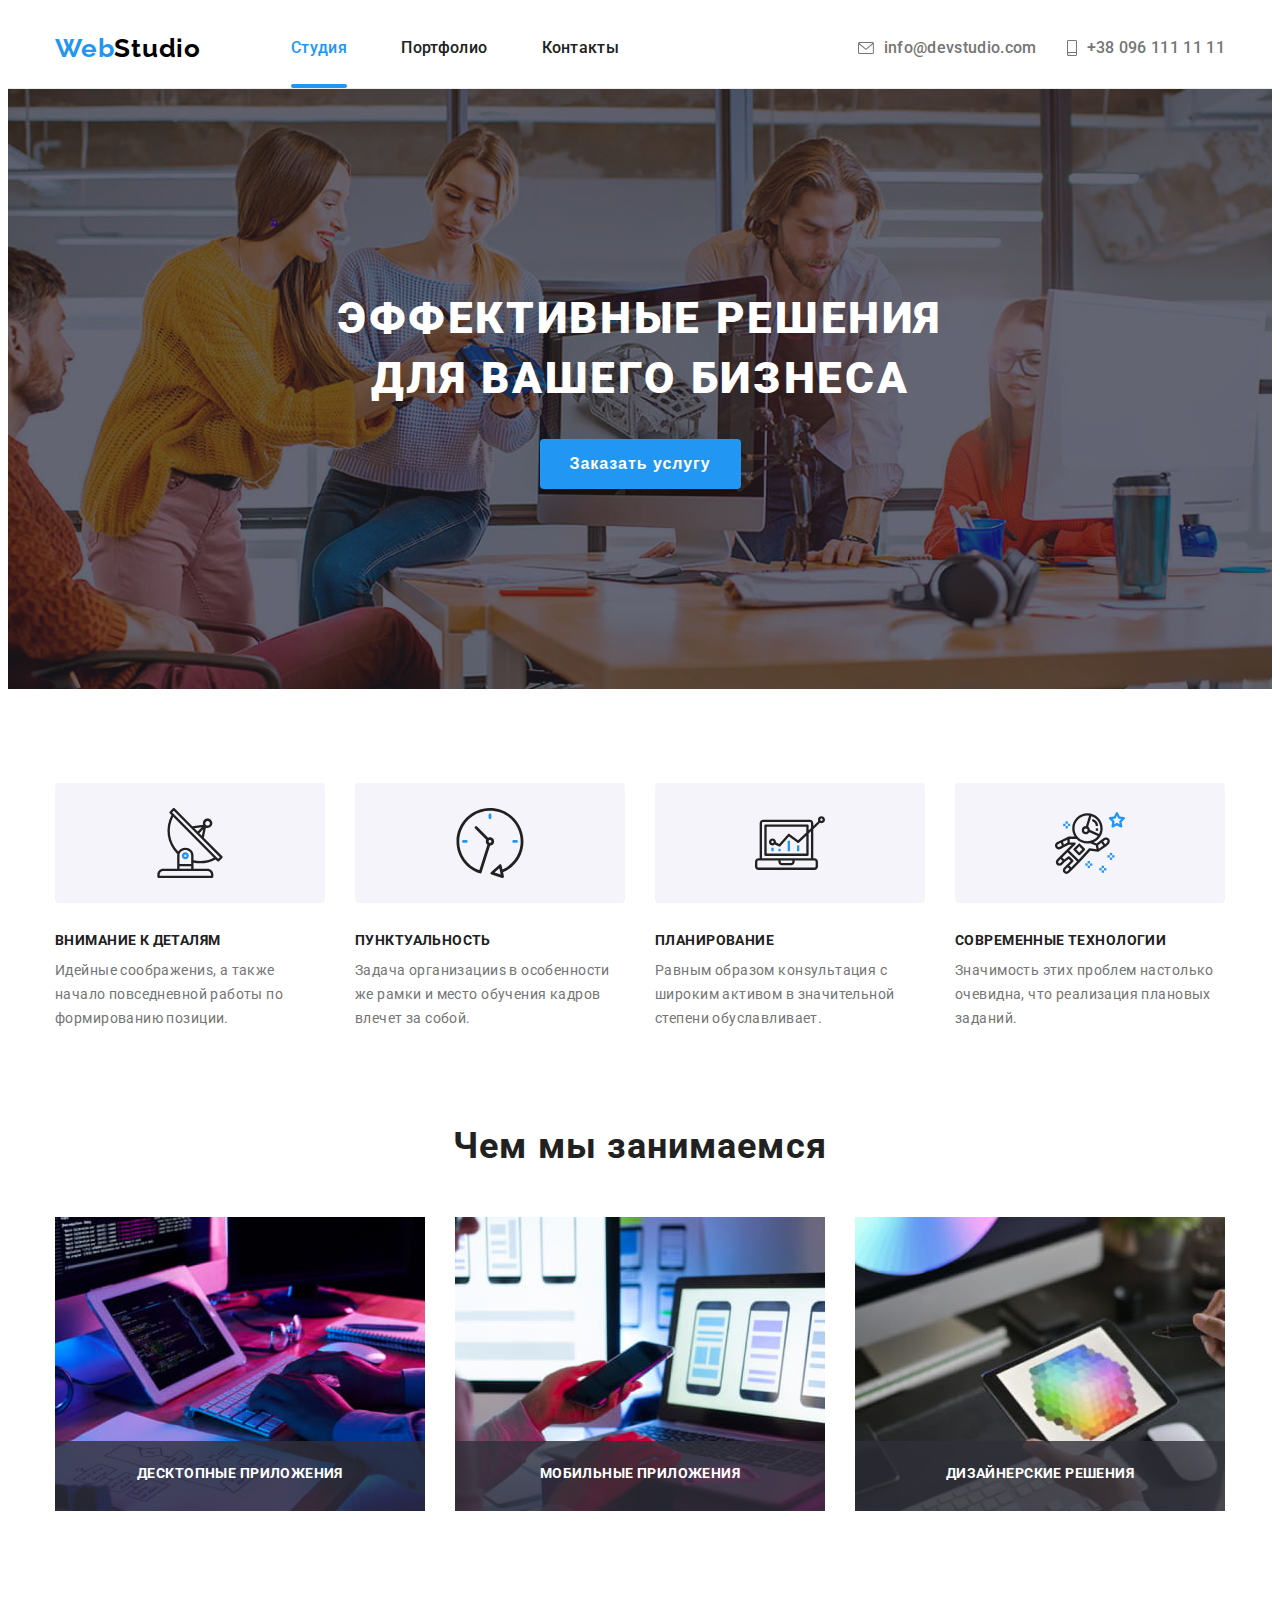
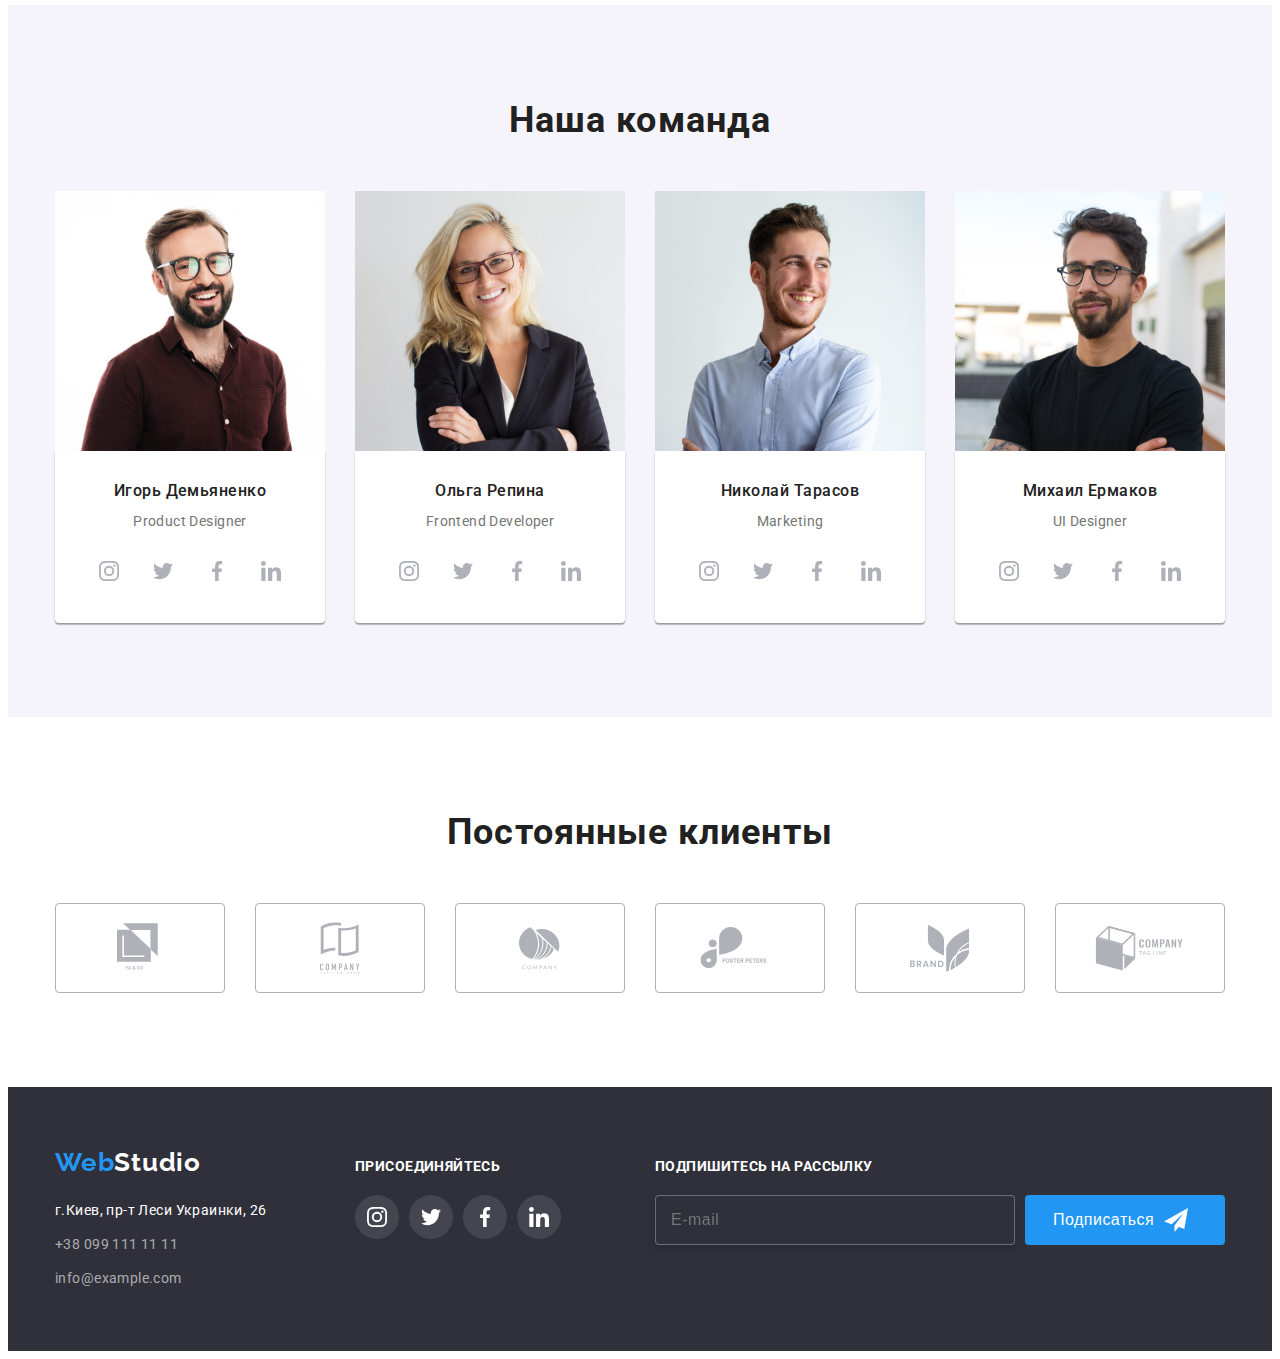
<file: index.html>
<!DOCTYPE html>
<html lang="ru">

<head>
  <meta charset="UTF-8" />
  <meta http-equiv="X-UA-Compatible" content="IE=edge" />
  <meta name="viewport" content="width=device-width, initial-scale=1.0" />
  <title>First hw</title>
  <link rel="preconnect" href="https://fonts.gstatic.com">
  <link href="https://fonts.googleapis.com/css2?family=Raleway:wght@700&family=Roboto:wght@400;500;700;900&display=swap"
    rel="stylesheet">
  <link rel="stylesheet" href="./css/styles.min.css">
</head>

<body>

  <header class="header">
    <div class="container header__container">
      <nav class="navigation">
        <a class="link navigation__text" lang="en" href=""><span
            class="navigation__text--color">Web</span>Studio</a>
        <ul class="list menu">
          <li class="menu__item"><a class="link menu__link current" href="./index.html">Студия</a></li>
          <li class="menu__item"><a class="link menu__link" href="./portfolio.html">Портфолио</a></li>
          <li class="menu__item"><a class="link menu__link" href="">Контакты</a></li>
        </ul>
      </nav>
      <ul class="list navigation-contact">
        <li class="navigation-contact__item"><a class="link navigation-contact__link" href="mailto:info@devstudio.com">
            <svg class="icon navigation-contact__icon" width="16" height="12">
              <use href="./images/sprite.svg#icon-envelope"></use>
            </svg>
            info@devstudio.com</a>
        </li>
        <li class="navigation-contact__item"><a class="link navigation-contact__link" href="tel:+380961111111">
            <svg class="icon navigation-contact__icon" width="10" height="16">
              <use href="./images/sprite.svg#icon-smartphone"></use>
            </svg>
            +38 096 111 11 11</a>
        </li>
      </ul>
    </div>
  </header>

  <main>
    <section class="hero">
      <div class="container hero__container">
        <h1 class="hero__text">Эффективные решения для вашего бизнеса</h1>
        <button class="hero__button" type="button" data-modal-open>Заказать услугу</button>
      </div>
    </section>

    <section class="our-advantages">
      <div class="container">
        <ul class="list grid advantages">
          <li class="advantages__item">
            <h3 class="title-heading advantages__title-heading">Внимание к деталям</h3>
            <p class="advantages__text">Идейные соображениs, а также начало повседневной работы по
              формированию позиции.</p>
          </li>
          <li class="advantages__item">
            <h3 class="title-heading advantages__title-heading">Пунктуальность</h3>
            <p class="advantages__text">Задача организацииs в особенности же рамки и место обучения кадров
              влечет за собой.</p>
          </li>
          <li class="advantages__item">
            <h3 class="title-heading advantages__title-heading">Планирование</h3>
            <p class="advantages__text">Равным образом конsультация с широким активом в значительной
              степени обуславливает.</p>
          </li>
          <li class="advantages__item">
            <h3 class="title-heading advantages__title-heading">Современные технологии</h3>
            <p class="advantages__text">Значимость этих проблем настолько очевидна, что реализация
              плановых заданий.</p>
          </li>
        </ul>
      </div>
    </section>

    <section class="section-work">
      <div class="container">
        <h2 class="title-heading">Чем мы занимаемся</h2>
        <ul class="list grid work">
          <li class="work__item">
            <div class="work__block">
              <img width="370" height="294" src="./images/our_work/img_1.jpg" alt="example what we do 1" />
              <p class="work__text">Десктопные приложения</p>
            </div>
          </li>
          <li class="work__item">
            <div class="work__block">
              <img width="370" height="294" src="./images/our_work/img_2.jpg" alt="example what we do 2" />
              <p class="work__text">Мобильные приложения</p>
            </div>
          </li>
          <li class="work__item">
            <div class="work__block">
              <img width="370" height="294" src="./images/our_work/img_3.jpg" alt="example what we do 3" />
              <p class="work__text">Дизайнерские решения</p>
            </div>
          </li>
        </ul>
      </div>
    </section>

    <section class="section-team">
      <div class="container">
        <h2 class="title-heading">Наша команда</h2>
        <ul class="list grid team">
          <li class="team__item ">
            <img width="270" height="260" src="./images/our_team/img_1.jpg"
              alt="Игорь Демьяненко Product Designer" />
            <div class="team__name">
              <h3 class="team__member-name">Игорь Демьяненко</h3>
              <p class="team__member-function" lang="en">Product Designer</p>
              <ul class="list socials-list">
                <li class="socials-list__item">
                  <a aria-label="Instagram" href="" class="socials-list__link" target="_blank"
                    rel="noopener norefferrer">
                    <svg class="icon" width="20" height="20">
                      <use href="./images/sprite.svg#icon-instagram"></use>
                    </svg>
                  </a>
                </li>
                <li class="socials-list__item">
                  <a aria-label="Twitter" href="" class="socials-list__link" target="_blank" rel="noopener norefferrer">
                    <svg class="icon" width="20" height="20">
                      <use href="./images/sprite.svg#icon-twitter"></use>
                    </svg>
                  </a>
                </li>
                <li class="socials-list__item">
                  <a aria-label="Facebook" href="" class="socials-list__link" target="_blank" rel="noopener norefferrer">
                    <svg class="icon" width="20" height="20">
                      <use href="./images/sprite.svg#icon-facebook"></use>
                    </svg>
                  </a>
                </li>
                <li class="socials-list__item">
                  <a aria-label="LinkedIn" href="" class="socials-list__link" target="_blank" rel="noopener norefferrer">
                    <svg class="icon" width="20" height="20">
                      <use href="./images/sprite.svg#icon-linkedin"></use>
                    </svg>
                  </a>
                </li>
              </ul>
            </div>
          </li>
          <li class="team__item ">
            <img width="270" height="260" src="./images/our_team/img_2.jpg"
              alt="Ольга Репина Frontend Developer" />
            <div class="team__name">
              <h3 class="team__member-name">Ольга Репина</h3>
              <p class="team__member-function" lang="en">Frontend Developer</p>
              <ul class="list socials-list">
                <li class="socials-list__item">
                  <a aria-label="Instagram" href="" class="socials-list__link" target="_blank"
                    rel="noopener norefferrer">
                    <svg class="icon" width="20" height="20">
                      <use href="./images/sprite.svg#icon-instagram"></use>
                    </svg>
                  </a>
                </li>
                <li class="socials-list__item">
                  <a aria-label="Twitter" href="" class="socials-list__link" target="_blank" rel="noopener norefferrer">
                    <svg class="icon" width="20" height="20">
                      <use href="./images/sprite.svg#icon-twitter"></use>
                    </svg>
                  </a>
                </li>
                <li class="socials-list__item">
                  <a aria-label="Facebook" href="" class="socials-list__link" target="_blank" rel="noopener norefferrer">
                    <svg class="icon" width="20" height="20">
                      <use href="./images/sprite.svg#icon-facebook"></use>
                    </svg>
                  </a>
                </li>
                <li class="socials-list__item">
                  <a aria-label="LinkedIn" href="" class="socials-list__link" target="_blank" rel="noopener norefferrer">
                    <svg class="icon" width="20" height="20">
                      <use href="./images/sprite.svg#icon-linkedin"></use>
                    </svg>
                  </a>
                </li>
              </ul>
            </div>
          </li>
          <li class="team__item ">
            <img width="270" height="260" src="./images/our_team/img_3.jpg"
              alt="Николай Тарасов Marketing" />
            <div class="team__name">
              <h3 class="team__member-name">Николай Тарасов</h3>
              <p class="team__member-function" lang="en">Marketing</p>
              <ul class="list socials-list">
                <li class="socials-list__item">
                  <a aria-label="Instagram" href="" class="socials-list__link" target="_blank"
                    rel="noopener norefferrer">
                    <svg class="icon" width="20" height="20">
                      <use href="./images/sprite.svg#icon-instagram"></use>
                    </svg>
                  </a>
                </li>
                <li class="socials-list__item">
                  <a aria-label="Twitter" href="" class="socials-list__link" target="_blank" rel="noopener norefferrer">
                    <svg class="icon" width="20" height="20">
                      <use href="./images/sprite.svg#icon-twitter"></use>
                    </svg>
                  </a>
                </li>
                <li class="socials-list__item">
                  <a aria-label="Facebook" href="" class="socials-list__link" target="_blank" rel="noopener norefferrer">
                    <svg class="icon" width="20" height="20">
                      <use href="./images/sprite.svg#icon-facebook"></use>
                    </svg>
                  </a>
                </li>
                <li class="socials-list__item">
                  <a aria-label="LinkedIn" href="" class="socials-list__link" target="_blank" rel="noopener norefferrer">
                    <svg class="icon" width="20" height="20">
                      <use href="./images/sprite.svg#icon-linkedin"></use>
                    </svg>
                  </a>
                </li>
              </ul>
            </div>
          </li>
          <li class="team__item ">
            <img width="270" height="260" src="./images/our_team/img_4.jpg"
              alt="Михаил Ермаков UI Designer" />
            <div class="team__name">
              <h3 class="team__member-name">Михаил Ермаков</h3>
              <p class="team__member-function" lang="en">UI Designer</p>
              <ul class="list socials-list">
                <li class="socials-list__item">
                  <a aria-label="Instagram" href="" class="socials-list__link" target="_blank"
                    rel="noopener norefferrer">
                    <svg class="icon" width="20" height="20">
                      <use href="./images/sprite.svg#icon-instagram"></use>
                    </svg>
                  </a>
                </li>
                <li class="socials-list__item">
                  <a aria-label="Twitter" href="" class="socials-list__link" target="_blank" rel="noopener norefferrer">
                    <svg class="icon" width="20" height="20">
                      <use href="./images/sprite.svg#icon-twitter"></use>
                    </svg>
                  </a>
                </li>
                <li class="socials-list__item">
                  <a aria-label="Facebook" href="" class="socials-list__link" target="_blank" rel="noopener norefferrer">
                    <svg class="icon" width="20" height="20">
                      <use href="./images/sprite.svg#icon-facebook"></use>
                    </svg>
                  </a>
                </li>
                <li class="socials-list__item">
                  <a aria-label="LinkedIn" href="" class="socials-list__link" target="_blank" rel="noopener norefferrer">
                    <svg class="icon" width="20" height="20">
                      <use href="./images/sprite.svg#icon-linkedin"></use>
                    </svg>
                  </a>
                </li>
              </ul>
            </div>
          </li>
        </ul>
      </div>
    </section>

    <section class="section-customers">
      <div class="container">
        <h2 class="title-heading">Постоянные клиенты</h2>
        <ul class="list grid customers-list">
          <li class="customers-list__item">
            <a href="" class="customers-list__link">
              <svg class="icon" width=45 height=50>
                <use href="./images/sprite.svg#icon-logo-1"></use>
              </svg>
            </a>
          </li>
          <li class="customers-list__item">
            <a href="" class="customers-list__link">
              <svg class="icon" width=40 height=52>
                <use href="./images/sprite.svg#icon-logo-2"></use>
              </svg>
            </a>
          </li>
          <li class="customers-list__item">
            <a href="" class="customers-list__link">
              <svg class="icon" width=41 height=43>
                <use href="./images/sprite.svg#icon-logo-3"></use>
              </svg>
            </a>
          </li>
          <li class="customers-list__item">
            <a href="" class="customers-list__link">
              <svg class="icon" width=80 height=42>
                <use href="./images/sprite.svg#icon-logo-4"></use>
              </svg>
            </a>
          </li>
          <li class="customers-list__item">
            <a href="" class="customers-list__link">
              <svg class="icon" width=59 height=47>
                <use href="./images/sprite.svg#icon-logo-5"></use>
              </svg>
            </a>
          </li>
          <li class="customers-list__item">
            <a href="" class="customers-list__link">
              <svg class="icon" width=89 height=45>
                <use href="./images/sprite.svg#icon-logo-6"></use>
              </svg>
            </a>
          </li>
        </ul>
      </div>
    </section>
  </main>

  <footer class="footer footer--text-color">
    <div class="container footer__container">
      <div class="footer-contacts">
        <a class="link footer-contacts__site-name" lang="en" href=""><span class="navigation__text--color">Web</span>Studio</a>
        <address class="flex-address">
          <ul class="list address-list">
            <li class="address-list__item">
              <a class="link address-list__link--color" href="https://goo.gl/maps/DzhFfoEovejw2ryV9" target="_blank"
                rel="noopener noreferrer">г.Киев, пр-т Леси Украинки, 26</a>
            </li>
            <li class="address-list__item"><a class="link address-list__link" href="tel:+380991111111">+38 099 111 11 11</a></li>
            <li class="address-list__item"><a class="link address-list__link" href="mailto:info@example.com">info@example.com</a></li>
          </ul>
        </address>
      </div>
      <div class="footer-socials">
        <h2 class="footer__join-section">Присоединяйтесь</h2>
        <ul class="list socials-list">
          <li class="socials-list__item footer-social-icons">
            <a aria-label="Instagram" href="" class="socials-list__link" target="_blank" rel="noopener norefferrer">
              <svg class="icon footer__social-icons" width="20" height="20">
                <use href="./images/sprite.svg#icon-instagram"></use>
              </svg>
            </a>
          </li>
          <li class="socials-list__item footer-social-icons">
            <a aria-label="Twitter" href="" class="socials-list__link" target="_blank" rel="noopener norefferrer">
              <svg class="icon footer__social-icons" width="20" height="20">
                <use href="./images/sprite.svg#icon-twitter"></use>
              </svg>
            </a>
          </li>
          <li class="socials-list__item footer-social-icons">
            <a aria-label="Facebook" href="" class="socials-list__link" target="_blank" rel="noopener norefferrer">
              <svg class="icon footer__social-icons" width="20" height="20">
                <use href="./images/sprite.svg#icon-facebook"></use>
              </svg>
            </a>
          </li>
          <li class="socials-list__item footer-social-icons">
            <a aria-label="LinkedIn" href="" class="socials-list__link" target="_blank" rel="noopener norefferrer">
              <svg class="icon footer__social-icons" width="20" height="20">
                <use href="./images/sprite.svg#icon-linkedin"></use>
              </svg>
            </a>
          </li>
        </ul>
      </div>

      <div class="sign-in">
        <h2 class="footer__join-section">Подпишитесь на рассылку</h2>
        <form name="subscribe-form" class="footer__form">
          <input type="text" name="email" class="footer__mail" id="user-email" placeholder="E-mail">
          <button class="button footer__sign-btn" type="button">Подписаться
            <svg class="icon footer__sign-btn-icon" width="24" height="24">
              <use href="./images/sprite.svg#icon-footer-telegram"></use>
            </svg>
          </button>
        </form>
      </div>
    </div>
  </footer>

  <!-- Modal Window -->
  <div class="backdrop is-hidden" data-modal>
    <div class="modal">
      <button class="button modal__btn-close" type="button" data-modal-close>
        <svg class="icon" width="11" height="11">
          <use href="./images/sprite.svg#icon-modal-close"></use>
        </svg>
      </button>
      <form name="modal-window" class="form">
        <h3 class="modal__header-text">Оставьте свои данные, мы вам перезвоним</h3>
        <div class="list">
            <div class="form__field">
              <label for="user-name" class="form__label">Имя</label>
              <input type="text" class="form__input" name="modal-user-name" id="user-name">
              <svg class="icon form__icon" width="12" height="12">
                <use href="./images/sprite.svg#icon-modal-name"></use>
              </svg>
            </div>
            <div class="form__field">
              <label for="user-phone" class="form__label">Телефон</label>
              <input type="tel" class="form__input" name="modal-user-phone" id="user-phone">
              <svg class="icon form__icon" width="13" height="13">
                <use href="./images/sprite.svg#icon-modal-phone"></use>
              </svg>
            </div>
            <div class="form__field">
              <label for="user-mail" class="form__label">Почта</label>
              <input type="email" class="form__input" name="modal-user-mail" id="user-mail">
              <svg class="icon form__icon" width="15" height="12">
                <use href="./images/sprite.svg#icon-modal-mail"></use>
              </svg>
            </div>
            <div class="form__field">
              <label for="commentary-input" class="form__label modal-comment">Комментарии</label>
              <textarea name="modal-commentary" id="commentary-input" rows="6" placeholder="Введите текст"></textarea>
            </div>
        </div>
        <label for="modal-checkbox" class="form__agreement">
          <input type="checkbox" name="modal-checkbox" id="modal-checkbox" class="form__checkbox visually-hidden">
          <svg class="icon form__checkbox-icon" width="16" height="15">
          </svg>
          <span class="form__agreement-text">Соглашаюсь с рассылкой и принимаю</span>
          <a href="" class="form__modal-link">Условия договора</a>
        </label>
        <button type="submit" class="form__button">Отправить</button>

      </form>
    </div>
  </div>


  <!-- Java Scripts -->
  <script src="./js/modal.js"></script>

  <script>(() => {
      document.querySelector('.js-speaker-form').addEventListener('submit', e => {
        e.preventDefault();

        new FormData(e.currentTarget).forEach((value, name) =>
          console.log(`${name}: ${value}`),
        );
      });
    })();</script>
</body>

</html>
</file>
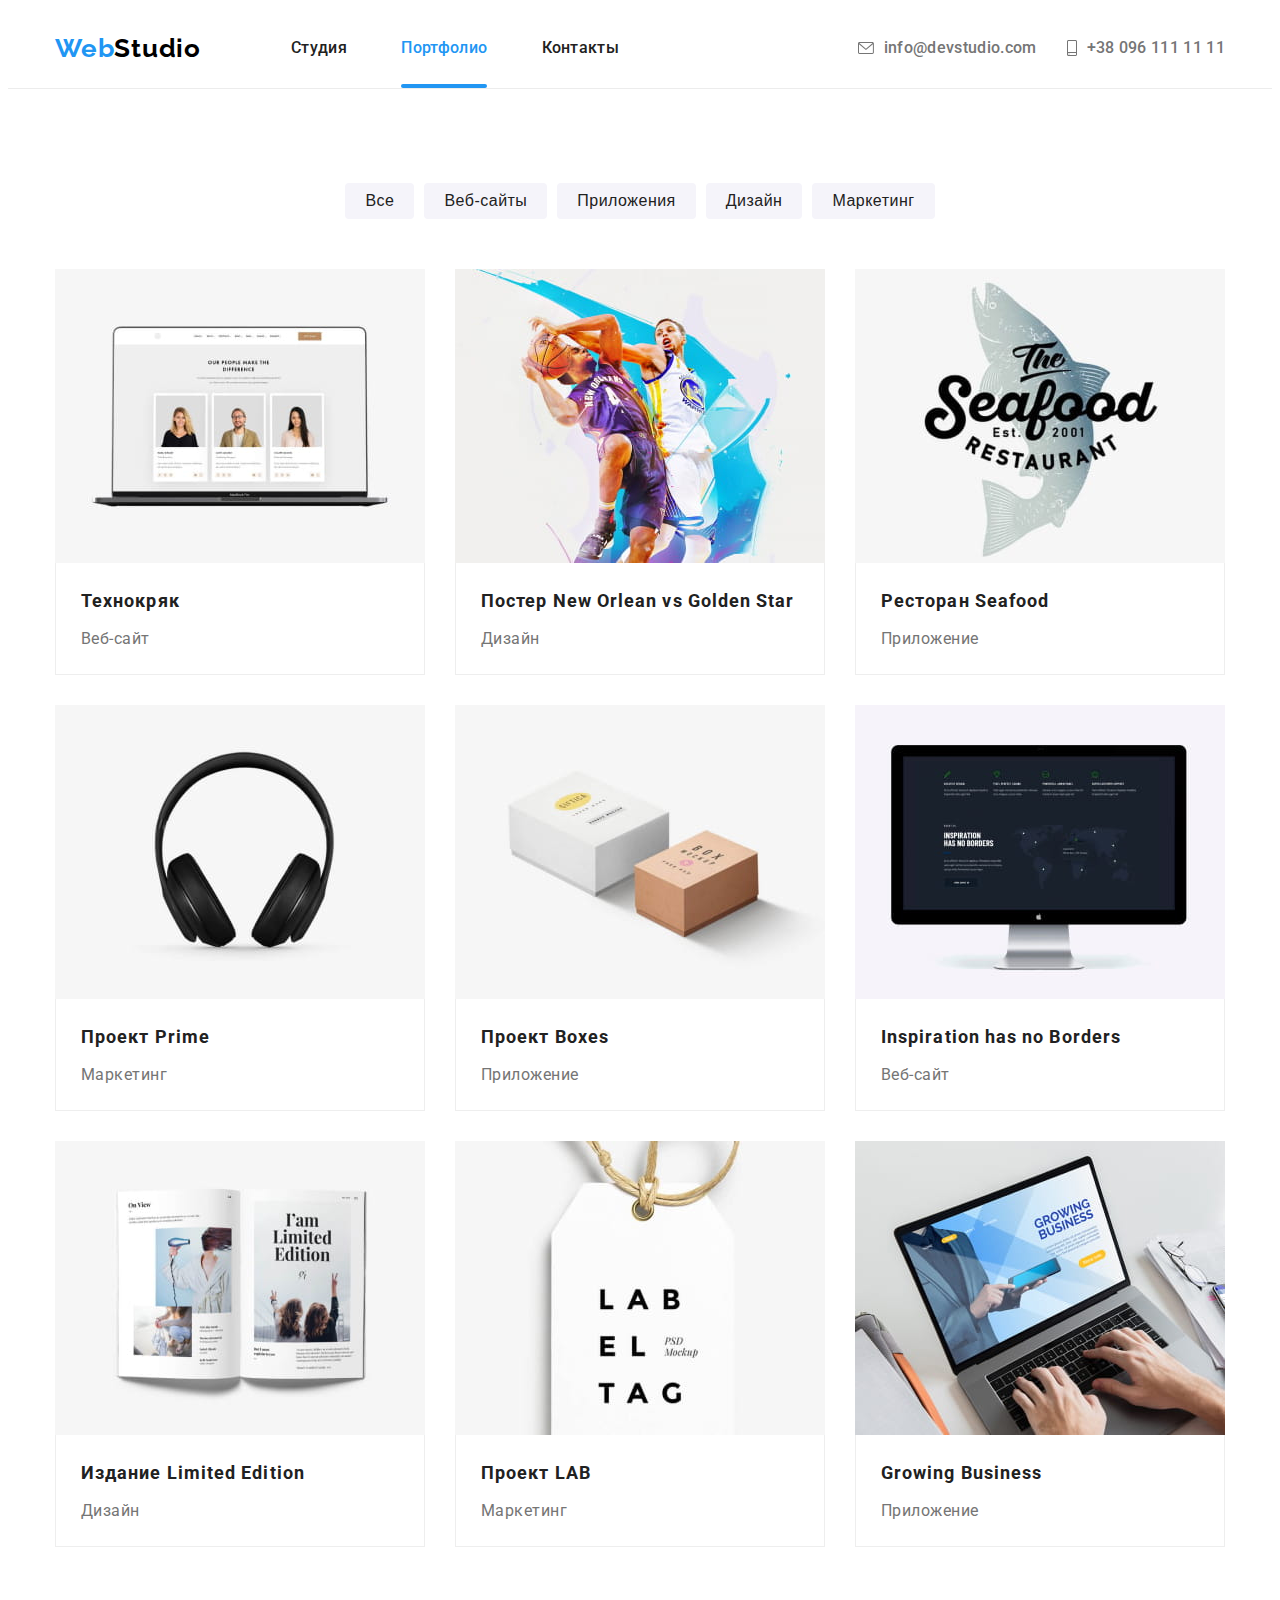
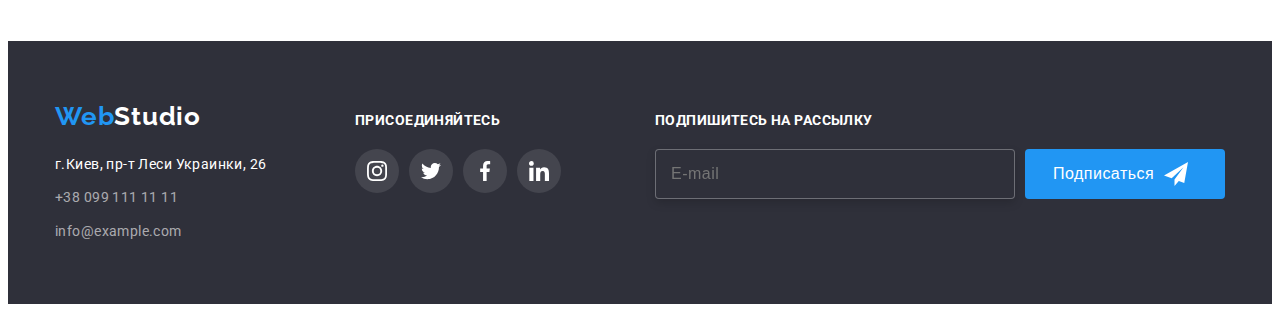
<file: portfolio.html>
<!DOCTYPE html>
<html lang="ru">

<head>
  <meta charset="UTF-8">
  <meta http-equiv="X-UA-Compatible" content="IE=edge">
  <meta name="viewport" content="width=device-width, initial-scale=1.0">
  <title>Portfolio</title>
  <link rel="preconnect" href="https://fonts.gstatic.com">
  <link href="https://fonts.googleapis.com/css2?family=Raleway:wght@700&family=Roboto:wght@400;500;700;900&display=swap"
    rel="stylesheet">
  <link rel="stylesheet" href="./css/styles.min.css">
</head>

<body>
  <header class="header">
    <div class="container header__container">
      <nav class="navigation">
        <a class="link navigation__text" lang="en" href=""><span
            class="navigation__text--color">Web</span>Studio</a>
        <ul class="list menu">
          <li class="menu__item"><a class="link menu__link" href="./index.html">Студия</a></li>
          <li class="menu__item"><a class="link menu__link current" href="./portfolio.html">Портфолио</a></li>
          <li class="menu__item"><a class="link menu__link" href="">Контакты</a></li>
        </ul>
      </nav>
      <ul class="list navigation-contact">
        <li class="navigation-contact__item"><a class="link navigation-contact__link" href="mailto:info@devstudio.com">
            <svg class="icon navigation-contact__icon" width="16" height="12">
              <use href="./images/sprite.svg#icon-envelope"></use>
            </svg>
            info@devstudio.com</a>
        </li>
        <li class="navigation-contact__item"><a class="link navigation-contact__link" href="tel:+380961111111">
            <svg class="icon navigation-contact__icon" width="10" height="16">
              <use href="./images/sprite.svg#icon-smartphone"></use>
            </svg>
            +38 096 111 11 11</a>
        </li>
      </ul>
    </div>
  </header>

  <main>
    <section class="portfolio-section">
      <div class="container portfolio__container">
        <ul class="list grid portfolio-buttons-list">
          <li class="portfolio-buttons-list__item"><button class="button" type="button">Все</button></li>
          <li class="portfolio-buttons-list__item"><button class="button" type="button">Веб-сайты</button></li>
          <li class="portfolio-buttons-list__item"><button class="button" type="button">Приложения</button></li>
          <li class="portfolio-buttons-list__item"><button class="button" type="button">Дизайн</button></li>
          <li class="portfolio-buttons-list__item"><button class="button" type="button">Маркетинг</button></li>
        </ul>
        <ul class="list grid portfolio-examples-list">
          <li class="portfolio-examples-list__item">
            <a class="link" href="">
              <div class="portfolio-examples-list__box">
                <img width="370" height="294" src="./images/portfolio/portfolio_1.jpg" alt="portfolio image 1">
                <p class="portfolio-examples-list__text">Технокряк это современная площадка распространения коронавируса.
                  Компании используют эту платформу для цифрового шпионажа и атак на защищённые сервера конкурентов.
                </p>
              </div>
              <div class="portfolio-examples-list__description portfolio-link">
                <h2 class="portfolio-link__title">Технокряк</h2>
                <p class="portfolio-link__title-text">Веб-сайт</p>
              </div>
            </a>
          </li>
          <li class="portfolio-examples-list__item">
            <a class="link" href="">
              <div class="portfolio-examples-list__box">
                <img width="370" height="294" src="./images/portfolio/portfolio_2.jpg" alt="portfolio image 2">
                <p class="portfolio-examples-list__text">Технокряк это современная площадка распространения коронавируса.
                  Компании используют эту платформу для цифрового шпионажа и атак на защищённые сервера конкурентов.</p>
              </div>
              <div class="portfolio-examples-list__description portfolio-link">
                <h2 class="portfolio-link__title">Постер New Orlean vs Golden Star</h2>
                <p class="portfolio-link__title-text">Дизайн</p>
              </div>
            </a>
          </li>
          <li class="portfolio-examples-list__item">
            <a class="link" href="">
              <div class="portfolio-examples-list__box">
                <img width="370" height="294" src="./images/portfolio/portfolio_3.jpg" alt="portfolio image 3">
                <p class="portfolio-examples-list__text">Технокряк это современная площадка распространения коронавируса.
                  Компании используют эту платформу для цифрового шпионажа и атак на защищённые сервера конкурентов.</p>
              </div>
              <div class="portfolio-examples-list__description portfolio-link">
                <h2 class="portfolio-link__title">Ресторан Seafood</h2>
                <p class="portfolio-link__title-text">Приложение</p>
              </div>
            </a>
          </li>
          <li class="portfolio-examples-list__item">
            <a class="link" href="">
              <div class="portfolio-examples-list__box">
                <img width="370" height="294" src="./images/portfolio/portfolio_4.jpg" alt="portfolio image 4">
                <p class="portfolio-examples-list__text">Технокряк это современная площадка распространения коронавируса.
                  Компании используют эту платформу для цифрового шпионажа и атак на защищённые сервера конкурентов.</p>
              </div>
              <div class="portfolio-examples-list__description portfolio-link">
                <h2 class="portfolio-link__title">Проект Prime</h2>
                <p class="portfolio-link__title-text">Маркетинг</p>
              </div>
            </a>
          </li>
          <li class="portfolio-examples-list__item">
            <a class="link" href="">
              <div class="portfolio-examples-list__box">
                <img width="370" height="294" src="./images/portfolio/portfolio_5.jpg" alt="portfolio image 5">
                <p class="portfolio-examples-list__text">Технокряк это современная площадка распространения коронавируса.
                  Компании используют эту платформу для цифрового шпионажа и атак на защищённые сервера конкурентов.</p>
              </div>
              <div class="portfolio-examples-list__description portfolio-link">
                <h2 class="portfolio-link__title">Проект Boxes</h2>
                <p class="portfolio-link__title-text">Приложение</p>
              </div>
            </a>
          </li>
          <li class="portfolio-examples-list__item">
            <a class="link" href="">
              <div class="portfolio-examples-list__box">
                <img width="370" height="294" src="./images/portfolio/portfolio_6.jpg" alt="portfolio image 6">
                <p class="portfolio-examples-list__text">Технокряк это современная площадка распространения коронавируса.
                  Компании используют эту платформу для цифрового шпионажа и атак на защищённые сервера конкурентов.</p>
              </div>
              <div class="portfolio-examples-list__description portfolio-link">
                <h2 class="portfolio-link__title">Inspiration has no Borders</h2>
                <p class="portfolio-link__title-text">Веб-сайт</p>
              </div>
            </a>
          </li>
          <li class="portfolio-examples-list__item">
            <a class="link" href="">
              <div class="portfolio-examples-list__box">
                <img width="370" height="294" src="./images/portfolio/portfolio_7.jpg" alt="portfolio image 7">
                <p class="portfolio-examples-list__text">Технокряк это современная площадка распространения коронавируса.
                  Компании используют эту платформу для цифрового шпионажа и атак на защищённые сервера конкурентов.</p>
              </div>
              <div class="portfolio-examples-list__description portfolio-link">
                <h2 class="portfolio-link__title">Издание Limited Edition</h2>
                <p class="portfolio-link__title-text">Дизайн</p>
              </div>
            </a>
          </li>
          <li class="portfolio-examples-list__item">
            <a class="link" href="">
              <div class="portfolio-examples-list__box">
                <img width="370" height="294" src="./images/portfolio/portfolio_8.jpg" alt="portfolio image 8">
                <p class="portfolio-examples-list__text">Технокряк это современная площадка распространения коронавируса.
                  Компании используют эту платформу для цифрового шпионажа и атак на защищённые сервера конкурентов.</p>
              </div>
              <div class="portfolio-examples-list__description portfolio-link">
                <h2 class="portfolio-link__title">Проект LAB</h2>
                <p class="portfolio-link__title-text">Маркетинг</p>
              </div>
            </a>
          </li>
          <li class="portfolio-examples-list__item">
            <a class="link" href="">
              <div class="portfolio-examples-list__box">
                <img width="370" height="294" src="./images/portfolio/portfolio_9.jpg" alt="portfolio image 9">
                <p class="portfolio-examples-list__text">Технокряк это современная площадка распространения коронавируса.
                  Компании используют эту платформу для цифрового шпионажа и атак на защищённые сервера конкурентов.</p>
              </div>
              <div class="portfolio-examples-list__description portfolio-link">
                <h2 class="portfolio-link__title">Growing Business</h2>
                <p class="portfolio-link__title-text">Приложение</p>
              </div>
            </a>
          </li>
        </ul>
      </div>
    </section>
  </main>

  <footer class="footer footer--text-color">
    <div class="container footer__container">
      <div class="footer-contacts">
        <a class="link footer-contacts__site-name" lang="en" href=""><span class="navigation__text--color">Web</span>Studio</a>
        <address class="flex-address">
          <ul class="list address-list">
            <li class="address-list__item">
              <a class="link address-list__link--color" href="https://goo.gl/maps/DzhFfoEovejw2ryV9" target="_blank"
                rel="noopener noreferrer">г.Киев, пр-т Леси Украинки, 26</a>
            </li>
            <li class="address-list__item"><a class="link address-list__link" href="tel:+380991111111">+38 099 111 11 11</a></li>
            <li class="address-list__item"><a class="link address-list__link" href="mailto:info@example.com">info@example.com</a></li>
          </ul>
        </address>
      </div>
      <div class="footer-socials">
        <h2 class="footer__join-section">Присоединяйтесь</h2>
        <ul class="list socials-list">
          <li class="socials-list__item footer-social-icons">
            <a aria-label="Instagram" href="" class="socials-list__link" target="_blank" rel="noopener norefferrer">
              <svg class="icon footer__social-icons" width="20" height="20">
                <use href="./images/sprite.svg#icon-instagram"></use>
              </svg>
            </a>
          </li>
          <li class="socials-list__item footer-social-icons">
            <a aria-label="Twitter" href="" class="socials-list__link" target="_blank" rel="noopener norefferrer">
              <svg class="icon footer__social-icons" width="20" height="20">
                <use href="./images/sprite.svg#icon-twitter"></use>
              </svg>
            </a>
          </li>
          <li class="socials-list__item footer-social-icons">
            <a aria-label="Facebook" href="" class="socials-list__link" target="_blank" rel="noopener norefferrer">
              <svg class="icon footer__social-icons" width="20" height="20">
                <use href="./images/sprite.svg#icon-facebook"></use>
              </svg>
            </a>
          </li>
          <li class="socials-list__item footer-social-icons">
            <a aria-label="LinkedIn" href="" class="socials-list__link" target="_blank" rel="noopener norefferrer">
              <svg class="icon footer__social-icons" width="20" height="20">
                <use href="./images/sprite.svg#icon-linkedin"></use>
              </svg>
            </a>
          </li>
        </ul>
      </div>

      <div class="sign-in">
        <h2 class="footer__join-section">Подпишитесь на рассылку</h2>
        <form name="subscribe-form" class="footer__form">
          <input type="text" name="email" class="footer__mail" id="user-email" placeholder="E-mail">
          <button class="button footer__sign-btn" type="button">Подписаться
            <svg class="icon footer__sign-btn-icon" width="24" height="24">
              <use href="./images/sprite.svg#icon-footer-telegram"></use>
            </svg>
          </button>
        </form>
      </div>
    </div>
  </footer>
</body>

</html>
</file>
<file: css/styles.min.css>
:root{--main-text-color: hsl(0, 0%, 46%);--title-color: rgb(33, 33, 33);--footer-bg-color: rgb(47, 48, 58);--accent-color: rgb(33, 150, 243);--pure-white-color: rgb(255, 255, 255);--team-bg-color: rgb(245, 244, 250);--footer-text-color: rgba(255, 255, 255, 0.6);--img-shadow-color: rgb(0, 0, 0);--portfolio-img-border-color: rgb(238, 238, 238);--social-icons-color: rgb(175, 177, 184);--modal-bg-color: rgba(0, 0, 0, 0.2);--modal-btn-color: rgb(24, 140, 232);--header-text-color: rgb(236, 236, 236);--grid-item: 3;--transition-function: cubic-bezier(0.4, 0, 0.2, 1);--transition-time: 250ms}html{box-sizing:border-box}*,*::before,*::after{box-sizing:inherit}h1,h2,h3,h4,h5,h6,p{margin-top:0}ul{padding:0}img{display:block;max-width:100%;height:auto}body{font-family:"Roboto", sans-serif;font-size:14px;font-weight:400;line-height:1.71;letter-spacing:0.03em;color:var(--main-text-color)}.visually-hidden{position:absolute !important;clip:rect(1px 1px 1px 1px);clip:rect(1px, 1px, 1px, 1px);padding:0 !important;border:0 !important;height:1px !important;width:1px !important;overflow:hidden}address{font-style:normal}.link{text-decoration:none;color:inherit;transition:color var(--transition-time) var(--transition-function),fill var(--transition-time) var(--transition-function),box-shadow var(--transition-time) var(--transition-function)}.link:hover,.link:focus{color:var(--accent-color)}.list{list-style:none;margin:0}.current{color:var(--accent-color)}.current::after{content:"";position:absolute;width:100%;border-bottom:4px solid var(--accent-color);border-radius:2px;bottom:-1px}.container{width:1200px;padding-right:15px;padding-left:15px;margin-right:auto;margin-left:auto}.button{font-weight:500;font-size:16px;line-height:1.62;text-align:center;letter-spacing:0.03em;color:var(--title-color);background:var(--team-bg-color);border-radius:4px;border-width:0;cursor:pointer;padding:5px 20px;transition:color var(--transition-time) var(--transition-function),background-color var(--transition-time) var(--transition-function),box-shadow var(--transition-time) var(--transition-function)}.button:hover,.button:focus{color:var(--pure-white-color);background-color:var(--accent-color)}.socials-list{display:inline-flex}.socials-list__item:not(:last-child){margin-right:10px}.footer-socials{display:flex;flex-direction:column;justify-content:center}.footer-socials .socials-list__link{background-color:rgba(255,255,255,0.1)}.socials-list__link{display:flex;justify-content:center;align-items:center;width:44px;height:44px;border-radius:50%;fill:var(--social-icons-color);transition:color var(--transition-time) var(--transition-function),fill var(--transition-time) var(--transition-function),background-color var(--transition-time) var(--transition-function)}.socials-list__link:hover,.socials-list__link:focus{fill:var(--pure-white-color);background-color:var(--accent-color)}.title-heading{font-weight:700;font-size:36px;line-height:1.17;text-align:center;letter-spacing:0.03em;color:var(--title-color);margin-bottom:50px}.backdrop{position:fixed;width:100%;height:100%;top:0;left:0;background-color:var(--modal-bg-color);opacity:1;transition:opacity 300ms var(--transition-function),background-color 300ms var(--transition-function)}.backdrop.is-hidden{opacity:0;visibility:hidden;pointer-events:none}.backdrop.is-hidden .modal{background-color:var(--pure-white-color)}.modal{position:absolute;top:50%;left:50%;width:100%;max-width:530px;max-height:580px;background-color:var(--pure-white-color);box-shadow:0px 1px 3px rgba(0,0,0,0.12),0px 1px 1px rgba(0,0,0,0.14),0px 2px 1px rgba(0,0,0,0.2);border-radius:4px;visibility:visible;padding:40px;transform:translate(-50%, -50%) scale(1);transition:transform 300ms var(--transition-function),opacity 300ms var(--transition-function),background-color 300ms var(--transition-function)}.is-hidden .modal{transform:translateX(-100%) scale(0.3)}.modal__btn-close{position:absolute;top:10px;right:10px;width:30px;height:30px;background-color:var(--pure-white-color);border:1px solid rgba(0,0,0,0.1);border-radius:50%;box-sizing:border-box;padding:0;transition:fill var(--transition-time) var(--transition-function)}.modal__btn-close:hover{fill:var(--accent-color);background-color:var(--pure-white-color)}.modal__header-text{font-weight:700;font-size:20px;line-height:1.15;text-align:center;letter-spacing:0.03em;color:var(--title-color);margin-bottom:12px}.form__field{position:relative;margin-bottom:10px}.form__field:last-of-type{margin-bottom:0}.form__label{font-weight:400;font-size:12px;line-height:1.17;letter-spacing:0.01em}.form__input{width:100%;height:40px;padding-left:40px;border:1px solid rgba(33,33,33,0.2);box-sizing:border-box;border-radius:4px;cursor:pointer;transition:border-color var(--transition-time) var(--transition-function)}.form__input:focus-within+.icon{fill:var(--accent-color)}.form__input:focus{border-color:var(--accent-color);outline:none}.form__input:focus .form__icon{fill:var(--accent-color)}.form__icon{position:absolute;left:12px;top:68%;transform:translateY(-50%);display:block;margin-right:15px;transition:fill var(--transition-time) var(--transition-function)}textarea{width:100%;resize:none;border:1px solid rgba(33,33,33,0.2);box-sizing:border-box;border-radius:4px;padding:12px 16px;cursor:pointer;transition:border-color var(--transition-time) var(--transition-function)}textarea::placeholder{font-family:Roboto;font-style:normal;font-weight:400;font-size:14px;line-height:1.14;letter-spacing:0.01em;color:rgba(117,117,117,0.5)}textarea:focus{outline:none;border-color:var(--accent-color)}.form__agreement{display:flex;justify-content:center;align-items:center;margin:20px auto 0}.form__agreement-text{margin-left:7px;font-weight:400;font-size:14px;line-height:1.71;letter-spacing:0.03em;color:var(--main-text-color)}.form__modal-link{margin-left:5px}.form__button{display:block;margin:30px auto 0;font-weight:700;font-size:16px;line-height:1.87;text-align:center;letter-spacing:0.06em;color:var(--pure-white-color);background-color:var(--accent-color);box-shadow:0px 4px 4px rgba(0,0,0,0.15);border-radius:4px;border:none;max-width:200px;padding:10px 55px;height:50px;transition:background-color var(--transition-time) var(--transition-function)}.form__button:hover,.form__button:focus{background-color:var(--modal-btn-color);outline:none;cursor:pointer}.modal-comment{margin-bottom:5px}.form__checkbox:not(:checked)+.form__checkbox-icon{background-image:url("data:image/svg+xml;charset=UTF-8,%3csvg width='16' height='15' viewBox='0 0 16 15' fill='none' xmlns='http://www.w3.org/2000/svg'%3e%3cpath d='M14.2222 1.66667V13.3333H1.77778V1.66667H14.2222ZM14.2222 0H1.77778C0.8 0 0 0.75 0 1.66667V13.3333C0 14.25 0.8 15 1.77778 15H14.2222C15.2 15 16 14.25 16 13.3333V1.66667C16 0.75 15.2 0 14.2222 0Z' fill='%23212121'/%3e%3c/svg%3e")}.form__checkbox:checked+.form__checkbox-icon{background-image:url("data:image/svg+xml;charset=UTF-8,%3csvg width='16' height='15' viewBox='0 0 16 15' fill='none' xmlns='http://www.w3.org/2000/svg'%3e%3cpath d='M3.95703 7.75166L3.88825 7.68604L3.81923 7.75141L2.93123 8.59258L2.85486 8.66492L2.93097 8.73753L6.42671 12.0724L6.49574 12.1382L6.56476 12.0724L14.069 4.91352L14.1449 4.84116L14.069 4.76881L13.1873 3.92764L13.1183 3.86183L13.0493 3.92761L6.49577 10.1735L3.95703 7.75166Z' fill='white' stroke='white' stroke-width='0.2'/%3e%3c/svg%3e ");border-radius:25%;background-origin:border-box;background-color:var(--accent-color);border-color:var(--accent-color)}.grid{display:flex;flex-wrap:wrap;margin-left:-30px;margin-top:-30px;text-align:center}.header{font-family:"Roboto", sans-serif;font-style:normal;font-weight:500;font-size:16px;line-height:1.14;letter-spacing:0.02em;color:var(--title-color);border-bottom:1px solid #ececec}.header__container{display:flex;align-items:center;margin-left:auto;min-height:80px}.menu__item{display:inline-flex;position:relative}.menu__item:not(:last-child){margin-right:50px}.menu__link{padding:30px 0;display:flex;align-items:center}.navigation{display:flex;align-items:center;margin-right:auto}.navigation__text{display:flex;margin-right:90px;font-family:Raleway;font-weight:700;font-size:26px;line-height:1.19;letter-spacing:0.03em;color:#000000}.navigation__text--color{color:var(--accent-color)}.navigation-contact{display:flex;align-items:center;justify-content:center;color:var(--main-text-color)}.navigation-contact__item{display:flex;align-items:center}.navigation-contact__item:first-child{margin-right:30px}.navigation-contact__icon{fill:var(--main-text-color);margin-right:10px;transition:fill var(--transition-time) var(--transition-function),box-shadow var(--transition-time) var(--transition-function)}.navigation-contact__link{padding:30px 0;display:flex;align-items:center}.navigation-contact__link:hover .icon,.navigation-contact__link:focus .icon{fill:var(--accent-color)}.hero{background-color:var(--footer-bg-color);margin-left:auto;margin-right:auto;height:600px;max-width:1600px;background:linear-gradient(180deg, rgba(47,48,58,0.4), rgba(47,48,58,0.4)),url(../images/hero/hero-bg-img.jpg);background-repeat:no-repeat;background-size:cover;background-position:center}.hero__container{padding:200px 0;text-align:center}.hero__button{font-weight:700;font-size:16px;line-height:1.87;letter-spacing:0.06em;padding:10px 30px;color:var(--pure-white-color);background-color:var(--accent-color);cursor:pointer;box-shadow:0px 4px 4px rgba(0,0,0,0.15);border-radius:4px;border-width:0}.hero__text{font-weight:900;font-size:44px;line-height:1.36;text-align:center;letter-spacing:0.06em;text-transform:uppercase;color:var(--pure-white-color);max-width:700px;margin:auto;margin-bottom:30px}.our-advantages{padding-top:94px}.advantages__item{text-align:center;--grid-item: 4;flex-basis:calc((100% - 30px * var(--grid-item)) / var(--grid-item));margin-left:30px;margin-top:30px}.advantages__item::before{margin-bottom:30px;content:"";display:block;background-repeat:no-repeat;background-position:50% 50%;width:270px;height:120px;background-color:var(--team-bg-color);border-radius:4px}.advantages__item:nth-of-type(1)::before{background-image:url("data:image/svg+xml;charset=UTF-8,%3csvg width='70' height='70' viewBox='0 0 70 70' fill='none' xmlns='http://www.w3.org/2000/svg'%3e%3cpath d='M67.3163 48.3385L48.8468 29.7337L50.8966 19.6373C51.4256 19.8438 51.9879 19.9517 52.5556 19.9558H52.5696C55.1777 19.9866 57.3169 17.8974 57.3479 15.2893C57.3788 12.6812 55.2894 10.542 52.6813 10.5111C50.0732 10.4803 47.934 12.5695 47.9031 15.1776C47.8965 15.7357 47.9888 16.2905 48.176 16.8163L37.326 18.1405L19.6276 0.35C19.4105 0.128479 19.1141 0.00247917 18.804 0C18.4977 0.00160417 18.2044 0.123521 17.9873 0.3395L14.6786 3.6295C14.2232 4.08508 14.2232 4.82358 14.6786 5.27917L16.459 7.08517C9.56162 19.7681 11.8019 35.4741 21.9703 45.7228C22.0636 45.8121 22.1718 45.8843 22.29 45.9363C22.2165 46.3311 22.1781 46.7317 22.1756 47.1333V60.6667H8.17562C4.95562 60.6705 2.34608 63.28 2.34229 66.5V68.8333C2.34229 69.4776 2.86466 70 3.50895 70H57.1756C57.8199 70 58.3423 69.4776 58.3423 68.8333V66.5C58.3385 63.28 55.729 60.6705 52.509 60.6667H38.509V54.6688C40.7021 55.1288 42.9367 55.3633 45.1776 55.3688C50.5548 55.363 55.8464 54.0225 60.5776 51.4675L62.3673 53.2677C62.5844 53.4892 62.8808 53.6152 63.191 53.6177C63.4972 53.6161 63.7905 53.4941 64.0076 53.2782L67.3163 49.9882C67.7717 49.5326 67.7717 48.7941 67.3163 48.3385ZM50.9246 13.6348C51.8383 12.726 53.3157 12.7301 54.2244 13.6437C55.1332 14.5574 55.1291 16.0348 54.2155 16.9435C53.7781 17.3785 53.1864 17.6226 52.5695 17.6225H52.5625C51.2739 17.6158 50.2345 16.5658 50.2412 15.2771C50.2445 14.6602 50.4918 14.0699 50.9291 13.6348H50.9246ZM48.1783 21.301L46.8693 27.7445L44.298 25.158L48.1783 21.301ZM46.853 19.3282L42.653 23.5037L39.4038 20.237L46.853 19.3282ZM52.509 63C54.442 63 56.009 64.567 56.009 66.5V67.6667H4.67562V66.5C4.67562 64.567 6.2426 63 8.17562 63H52.509ZM36.1756 58.3333V60.6667H24.509V58.3333H36.1756ZM24.509 56V47.1333C24.509 44.303 27.1258 42 30.3423 42C33.5588 42 36.1756 44.303 36.1756 47.1333V56H24.509ZM38.509 52.29V47.1333C38.509 43.0162 34.8456 39.6667 30.3423 39.6667C27.4306 39.622 24.7079 41.1041 23.165 43.5738C14.2887 34.2249 12.2899 20.2875 18.1805 8.82073L58.872 49.7455C52.5886 52.9419 45.3857 53.8418 38.509 52.29ZM63.2038 50.7943L61.56 49.1412L18.7923 6.11567L17.1415 4.46133L18.7923 2.81633L36.15 20.272C36.1581 20.272 36.1628 20.2872 36.171 20.293L64.8593 49.1493L63.2038 50.7943Z' fill='%23212121'/%3e%3cpath d='M30.3528 44.3333H30.3423C28.4093 44.3304 26.84 45.895 26.837 47.8281C26.8341 49.7611 28.3988 51.3304 30.3318 51.3333H30.3423C32.2753 51.3362 33.8446 49.7716 33.8475 47.8386C33.8505 45.9055 32.2858 44.3362 30.3528 44.3333ZM31.1695 48.6605C30.9498 48.8789 30.6522 49.0012 30.3423 49C29.698 48.9966 29.1784 48.4716 29.1817 47.8273C29.1834 47.5189 29.307 47.2237 29.5256 47.0062C29.7428 46.7902 30.036 46.6683 30.3423 46.6667C30.9866 46.67 31.5062 47.195 31.5028 47.8393C31.5012 48.1477 31.3776 48.4429 31.159 48.6605H31.1695Z' fill='%232196F3'/%3e%3c/svg%3e")}.advantages__item:nth-of-type(2)::before{background-image:url("data:image/svg+xml;charset=UTF-8,%3csvg width='70' height='70' viewBox='0 0 70 70' fill='none' xmlns='http://www.w3.org/2000/svg'%3e%3cg clip-path='url(%23clip0)'%3e%3cpath d='M68.4614 33.4715C68.4576 14.9819 53.4656 -0.00373771 34.9754 6.99302e-07C16.4858 0.00373911 1.50017 14.9963 1.50391 33.4859C1.50711 48.0502 10.9252 60.9413 24.7995 65.3713C24.9319 65.413 25.0697 65.4343 25.2081 65.4338C25.4719 65.4333 25.7304 65.3628 25.9573 65.2287C26.2527 65.0541 26.4732 64.7764 26.5768 64.449L35.0315 37.6521C37.3429 37.6404 39.2068 35.7568 39.1945 33.4459C39.1827 31.1345 37.2997 29.2706 34.9883 29.2824C34.3666 29.285 33.753 29.4282 33.1944 29.7011L22.0251 18.5302C21.4707 17.9951 20.5879 18.0106 20.0528 18.5644C19.5305 19.1054 19.5305 19.962 20.0528 20.503L31.2162 31.6792C30.3596 33.4277 30.8493 35.5383 32.3895 36.7303L24.3338 62.2647C8.41354 56.4002 0.261689 38.7405 6.12618 22.8203C11.9907 6.90002 29.6503 -1.25183 45.5706 4.61266C61.4909 10.4771 69.6427 28.1374 63.7782 44.0571C60.913 51.8351 55.0261 58.1252 47.4548 61.4989L46.5842 57.3989C46.4251 56.6454 45.6844 56.1636 44.9308 56.3233C44.6931 56.3741 44.4726 56.4857 44.291 56.6475L35.8978 64.1409C35.322 64.653 35.2708 65.5347 35.7835 66.1105C35.9501 66.2974 36.1637 66.4362 36.403 66.5126L47.1188 69.9327C47.8521 70.1682 48.6377 69.765 48.8732 69.0312C48.948 68.7994 48.9603 68.5527 48.9101 68.3145L48.0545 64.2915C60.4452 59.0678 68.4902 46.918 68.4614 33.4715ZM34.9829 32.0766C35.753 32.0766 36.3779 32.7014 36.3779 33.4715C36.3779 34.2422 35.753 34.8665 34.9829 34.8665C34.2123 34.8665 33.588 34.2422 33.588 33.4715C33.588 32.7014 34.2123 32.0766 34.9829 32.0766ZM39.5774 64.5916L44.3551 60.3298L45.6737 66.543L39.5774 64.5916Z' fill='%23212121'/%3e%3cpath d='M33.5879 6.96729V9.7572C33.5879 10.5278 34.2122 11.1522 34.9828 11.1522C35.753 11.1522 36.3778 10.5278 36.3778 9.7572V6.96729C36.3778 6.19717 35.753 5.57233 34.9828 5.57233C34.2122 5.57233 33.5879 6.19717 33.5879 6.96729Z' fill='%232196F3'/%3e%3cpath d='M8.4787 32.0765C7.70805 32.0765 7.08374 32.7014 7.08374 33.4715C7.08374 34.2421 7.70805 34.8665 8.4787 34.8665H11.2686C12.0393 34.8665 12.6636 34.2421 12.6636 33.4715C12.6636 32.7014 12.0393 32.0765 11.2686 32.0765H8.4787Z' fill='%232196F3'/%3e%3cpath d='M61.4866 34.8665C62.2572 34.8665 62.8815 34.2421 62.8815 33.4715C62.8815 32.7014 62.2572 32.0765 61.4866 32.0765H58.6967C57.9265 32.0765 57.3017 32.7014 57.3017 33.4715C57.3017 34.2421 57.9265 34.8665 58.6967 34.8665H61.4866Z' fill='%232196F3'/%3e%3c/g%3e%3cdefs%3e%3cclipPath id='clip0'%3e%3crect width='70' height='70' fill='white'/%3e%3c/clipPath%3e%3c/defs%3e%3c/svg%3e")}.advantages__item:nth-of-type(3)::before{background-image:url("data:image/svg+xml;charset=UTF-8,%3csvg width='70' height='70' viewBox='0 0 70 70' fill='none' xmlns='http://www.w3.org/2000/svg'%3e%3cg clip-path='url(%23clip0)'%3e%3cpath d='M32.6496 32.7351H34.9817V43.2296H32.6496V32.7351Z' fill='%232196F3'/%3e%3cpath d='M41.978 37.3993H44.3101V43.2296H41.978V37.3993Z' fill='%232196F3'/%3e%3cpath d='M23.3211 40.8975H25.6532V43.2296H23.3211V40.8975Z' fill='%232196F3'/%3e%3cpath d='M16.3248 39.7314H18.6569V43.2295H16.3248V39.7314Z' fill='%232196F3'/%3e%3cpath d='M3.49817 61.8865H59.4689C61.4007 61.8865 62.967 60.3202 62.967 58.3883V53.7241C62.967 51.7923 61.4007 50.2259 59.4689 50.2259H58.3028V21.1469L64.9262 14.8725C66.4635 15.6303 68.3242 15.1702 69.3302 13.7816C70.3369 12.3935 70.1957 10.4821 68.9966 9.25684C67.7975 8.03157 65.8901 7.8488 64.4798 8.82412C63.0701 9.80001 62.569 11.6499 63.2933 13.2037L58.3028 17.9345V15.2443C58.3028 13.3124 56.7365 11.7461 54.8046 11.7461H8.16239C6.23054 11.7461 4.66422 13.3124 4.66422 15.2443V50.2259H3.49817C1.56632 50.2259 0 51.7923 0 53.7241V58.3883C0 60.3202 1.56632 61.8865 3.49817 61.8865ZM66.4652 10.58C67.1091 10.58 67.6312 11.1021 67.6312 11.7461C67.6312 12.39 67.1091 12.9121 66.4652 12.9121C65.8212 12.9121 65.2991 12.39 65.2991 11.7461C65.2991 11.1021 65.8212 10.58 66.4652 10.58ZM6.99634 15.2443C6.99634 14.6003 7.51844 14.0782 8.16239 14.0782H54.8046C55.4486 14.0782 55.9707 14.6003 55.9707 15.2443V20.1414L53.6386 22.3573V17.5764C53.6386 16.9324 53.1165 16.4103 52.4725 16.4103H10.4945C9.85055 16.4103 9.32845 16.9324 9.32845 17.5764V46.7278C9.32845 47.3717 9.85055 47.8938 10.4945 47.8938H52.4725C53.1165 47.8938 53.6386 47.3717 53.6386 46.7278V25.5651L55.9707 23.3554V50.2259H6.99634V15.2443ZM17.4908 30.403C15.9131 30.3984 14.5279 31.4495 14.1083 32.9703C13.6886 34.491 14.3383 36.104 15.6951 36.9091C17.0513 37.7142 18.7793 37.5121 19.9129 36.4149L23.9662 38.4487C24.4371 38.6844 25.0081 38.5739 25.3583 38.1805L33.9745 28.4871L42.4443 34.8338C42.8987 35.1743 43.5329 35.1378 43.9452 34.7478L51.3065 27.7748V45.5617H11.6606V18.7424H51.3065V24.5619L43.0564 32.3747L34.5154 25.9716C34.0303 25.6084 33.3476 25.6767 32.9445 26.1294L24.2099 35.9571L20.9446 34.3242C20.9685 34.1841 20.9833 34.0429 20.989 33.9012C20.989 31.9693 19.4227 30.403 17.4908 30.403ZM18.6569 33.9012C18.6569 34.5451 18.1348 35.0672 17.4908 35.0672C16.8469 35.0672 16.3248 34.5451 16.3248 33.9012C16.3248 33.2572 16.8469 32.7351 17.4908 32.7351C18.1348 32.7351 18.6569 33.2572 18.6569 33.9012ZM25.6532 52.5581H37.3138V53.7241C37.3138 54.3681 36.7917 54.8902 36.1477 54.8902H26.8193C26.1753 54.8902 25.6532 54.3681 25.6532 53.7241V52.5581ZM2.33211 53.7241C2.33211 53.0802 2.85422 52.5581 3.49817 52.5581H23.3211V53.7241C23.3211 55.656 24.8874 57.2223 26.8193 57.2223H36.1477C38.0796 57.2223 39.6459 55.656 39.6459 53.7241V52.5581H59.4689C60.1128 52.5581 60.6349 53.0802 60.6349 53.7241V58.3883C60.6349 59.0323 60.1128 59.5544 59.4689 59.5544H3.49817C2.85422 59.5544 2.33211 59.0323 2.33211 58.3883V53.7241Z' fill='%23212121'/%3e%3c/g%3e%3cdefs%3e%3cclipPath id='clip0'%3e%3crect width='70' height='70' fill='white'/%3e%3c/clipPath%3e%3c/defs%3e%3c/svg%3e")}.advantages__item:nth-of-type(4)::before{background-image:url("data:image/svg+xml;charset=UTF-8,%3csvg width='70' height='70' viewBox='0 0 70 70' fill='none' xmlns='http://www.w3.org/2000/svg'%3e%3cpath d='M69.9433 9.89637C69.8056 9.47513 69.4416 9.16724 69.0018 9.10298L64.8228 8.49512L62.9526 4.70809C62.5606 3.91005 61.2527 3.91005 60.8608 4.70809L58.9906 8.49512L54.8114 9.10312C54.3716 9.16724 54.0076 9.47418 53.8687 9.89651C53.7323 10.3188 53.8453 10.7831 54.1639 11.0924L57.1891 14.0407L56.4752 18.2034C56.4005 18.6409 56.5802 19.0831 56.9384 19.3445C57.3012 19.6082 57.7748 19.6407 58.168 19.4331L61.9061 17.4672L65.6442 19.4331C65.8146 19.5229 66.0024 19.5672 66.1879 19.5672C66.4294 19.5672 66.671 19.4925 66.874 19.3443C67.2333 19.0831 67.413 18.6408 67.3372 18.2033L66.6233 14.0405L69.6485 11.0923C69.9654 10.7819 70.0798 10.3187 69.9433 9.89637ZM64.5556 12.7991C64.2815 13.0662 64.1555 13.4536 64.2208 13.8316L64.6385 16.2688L62.4499 15.1184C62.2795 15.0286 62.0929 14.9843 61.9061 14.9843C61.7195 14.9843 61.534 15.0286 61.3624 15.1184L59.1736 16.2688L59.5913 13.8316C59.6567 13.4536 59.5306 13.0675 59.2565 12.7991L57.4843 11.0724L59.932 10.7166C60.3124 10.6617 60.6402 10.4226 60.8106 10.0783L61.9049 7.86169L62.9992 10.0783C63.1696 10.4225 63.4974 10.6617 63.8778 10.7166L66.3255 11.0724L64.5556 12.7991Z' fill='%232196F3'/%3e%3cpath d='M57.167 44.8923H54.8336V47.2257H57.167V44.8923Z' fill='%232196F3'/%3e%3cpath d='M57.167 49.5591H54.8336V51.8925H57.167V49.5591Z' fill='%232196F3'/%3e%3cpath d='M59.5004 47.2257H57.167V49.5591H59.5004V47.2257Z' fill='%232196F3'/%3e%3cpath d='M54.8337 47.2257H52.5003V49.5591H54.8337V47.2257Z' fill='%232196F3'/%3e%3cpath d='M49.0002 57.7259H46.6668V60.0593H49.0002V57.7259Z' fill='%232196F3'/%3e%3cpath d='M49.0002 62.3926H46.6668V64.726H49.0002V62.3926Z' fill='%232196F3'/%3e%3cpath d='M51.3337 60.0593H49.0002V62.3927H51.3337V60.0593Z' fill='%232196F3'/%3e%3cpath d='M46.6668 60.0593H44.3334V62.3927H46.6668V60.0593Z' fill='%232196F3'/%3e%3cpath d='M35 53.0592H32.6666V55.3926H35V53.0592Z' fill='%232196F3'/%3e%3cpath d='M35 57.7259H32.6666V60.0593H35V57.7259Z' fill='%232196F3'/%3e%3cpath d='M37.3334 55.3925H35V57.7259H37.3334V55.3925Z' fill='%232196F3'/%3e%3cpath d='M32.6666 55.3925H30.3332V57.7259H32.6666V55.3925Z' fill='%232196F3'/%3e%3cpath d='M12.833 13.3918H10.4996V15.7252H12.833V13.3918Z' fill='%232196F3'/%3e%3cpath d='M12.833 18.0587H10.4996V20.3921H12.833V18.0587Z' fill='%232196F3'/%3e%3cpath d='M15.1663 15.7252H12.8329V18.0586H15.1663V15.7252Z' fill='%232196F3'/%3e%3cpath d='M10.4996 15.7252H8.1662V18.0586H10.4996V15.7252Z' fill='%232196F3'/%3e%3cpath d='M54.0635 30.9738C53.4348 30.1256 52.5119 29.5797 51.4642 29.4326C50.4119 29.2833 49.3735 29.5597 48.5335 30.2026L45.7952 32.3014L45.794 32.3026L41.6429 35.4025L38.6725 34.2194C43.9692 31.8429 47.6712 26.545 47.6712 20.3942C47.6712 12.0314 40.8402 5.22736 32.4436 5.22736C24.047 5.22736 17.2162 12.0314 17.2162 20.3942C17.2162 23.4253 18.1226 26.2439 19.6662 28.6158L13.6204 28.5633C13.6169 28.5633 13.6134 28.5633 13.6099 28.5633C13.5912 28.5633 13.5761 28.5726 13.5586 28.5738C13.4431 28.5785 13.3299 28.6018 13.2191 28.6415C13.1911 28.652 13.162 28.6579 13.1352 28.6706C13.1212 28.6765 13.1072 28.6776 13.0932 28.6846L6.02078 32.1764C6.01955 32.1764 6.01846 32.1764 6.01846 32.1775L1.87663 34.1693C1.8311 34.1891 1.78448 34.2159 1.73895 34.2462C0.0880496 35.3452 -0.474284 37.5036 0.429989 39.2676C0.911793 40.2056 1.73198 40.8963 2.74003 41.2124C3.12859 41.3337 3.52521 41.3933 3.91952 41.3933C4.55308 41.3933 5.18077 41.2381 5.75582 40.9313L8.79157 39.3167L13.7441 36.7593L16.7122 36.7418L4.80848 48.5884C4.80738 48.5896 4.80615 48.5896 4.80492 48.5907L1.8765 51.5074C1.18469 52.1958 0.80433 53.1092 0.80433 54.0835C0.80433 55.0565 1.18469 55.9723 1.8765 56.6619C2.58703 57.3689 3.52152 57.7235 4.45601 57.7235C5.39173 57.7235 6.32498 57.3689 7.03785 56.6619L9.91254 53.7988L13.7206 50.9556L15.6912 52.9179L11.8376 56.7551C11.8365 56.7564 11.8352 56.7564 11.834 56.7575L8.90559 59.6741C8.21378 60.3625 7.83343 61.2759 7.83343 62.2502C7.83343 63.2233 8.21378 64.139 8.90559 64.8286C9.61613 65.5356 10.5518 65.8903 11.4863 65.8903C12.4208 65.8903 13.3565 65.5356 14.0682 64.8286L16.9977 61.912L21.6842 57.2453C21.6854 57.244 21.6854 57.2429 21.6865 57.2417L23.8951 55.0542L23.8869 55.046C23.9009 55.032 23.9207 55.0272 23.9348 55.0122L35.2353 42.6349L42.8281 43.7152C42.8829 43.7234 42.9377 43.7269 42.9926 43.7269C43.1338 43.7269 43.2703 43.6931 43.4021 43.6429C43.4406 43.629 43.4744 43.6102 43.5106 43.5916C43.5526 43.5706 43.5969 43.559 43.6367 43.5322L50.6659 38.8655C50.6916 38.848 50.7056 38.8199 50.73 38.8013C50.758 38.7792 50.7931 38.7699 50.8186 38.7453L53.5999 36.1401C55.0471 34.7841 55.2466 32.5628 54.0635 30.9738ZM4.66027 38.8722C4.28114 39.0752 3.85061 39.1159 3.43881 38.9854C3.03042 38.8582 2.69915 38.5793 2.50541 38.2025C2.15308 37.5164 2.35721 36.6811 2.97436 36.2296L5.84796 34.8471L6.53977 36.8689L6.8303 37.7182L4.66027 38.8722ZM12.3102 34.874L8.92336 36.6241L8.36459 34.9907L7.96331 33.8169L12.3968 31.6282L12.3102 34.874ZM45.3402 20.3919C45.3402 22.4009 44.8607 24.2957 44.03 25.9907L34.8832 21.8362C34.7875 20.5821 34.1366 19.4842 33.1589 18.8005L36.3615 8.16849C41.5626 9.82295 45.3402 14.6752 45.3402 20.3919ZM19.5519 20.3919C19.5519 13.3159 25.3363 7.55831 32.4461 7.55831C32.9991 7.55831 33.5404 7.60493 34.0759 7.67261L30.9434 18.0713C30.9014 18.0701 30.8617 18.0585 30.8185 18.0585C28.5598 18.0585 26.7222 19.8901 26.7222 22.1419C26.7222 24.3936 28.5598 26.2254 30.8185 26.2254C32.3375 26.2254 33.65 25.3866 34.3582 24.1591L42.8073 27.9975C40.4564 31.1615 36.6938 33.2255 32.4459 33.2255C25.3363 33.2255 19.5519 27.4679 19.5519 20.3919ZM32.5814 22.1419C32.5814 23.1068 31.7903 23.8919 30.8185 23.8919C29.8467 23.8919 29.0557 23.1068 29.0557 22.1419C29.0557 21.1771 29.8467 20.3919 30.8185 20.3919C31.7903 20.3919 32.5814 21.1771 32.5814 22.1419ZM5.39186 55.0074C4.87506 55.5196 4.03846 55.5185 3.52289 55.0087C3.27433 54.7601 3.13788 54.4324 3.13788 54.0835C3.13788 53.7358 3.27433 53.4079 3.52289 53.1618L5.62743 51.0652L7.48944 52.9191L5.39186 55.0074ZM12.4222 63.1743C11.9054 63.6865 11.0677 63.6877 10.552 63.1755C10.3034 62.927 10.167 62.5993 10.167 62.2503C10.167 61.9027 10.3034 61.5748 10.552 61.3287L12.6579 59.231L13.5388 60.1073L14.5211 61.0849L12.4222 63.1743ZM20.0384 55.5862C20.0371 55.5873 20.036 55.5873 20.0348 55.5885L16.1742 59.4385L15.2933 58.5623L14.311 57.5846L18.168 53.7451C18.168 53.7451 18.168 53.7451 18.168 53.744C18.1693 53.7428 18.1703 53.7428 18.1716 53.7417C18.2591 53.6542 18.3139 53.5492 18.3676 53.4454C18.3828 53.415 18.4119 53.3893 18.4248 53.3579C18.461 53.2681 18.4668 53.1713 18.4808 53.0767C18.4878 53.0229 18.5112 52.9729 18.5112 52.9179C18.5112 52.8397 18.4832 52.764 18.4669 52.6869C18.4529 52.6169 18.4529 52.5456 18.426 52.4781C18.3817 52.3684 18.3058 52.2716 18.2265 52.177C18.2044 52.1513 18.1962 52.1186 18.1717 52.0942C18.1717 52.0942 18.1717 52.0942 18.1705 52.0942C18.1693 52.0931 18.1693 52.0906 18.1682 52.0895L14.6529 48.5895C14.6156 48.5521 14.5678 48.537 14.5258 48.5055C14.464 48.4577 14.4045 48.4134 14.3356 48.3795C14.2692 48.3468 14.2015 48.327 14.1315 48.3082C14.0568 48.2872 13.9845 48.2709 13.9063 48.265C13.8351 48.2604 13.7686 48.2674 13.6975 48.2756C13.6193 48.2849 13.5459 48.2954 13.47 48.3199C13.3965 48.3432 13.3312 48.3793 13.2636 48.4179C13.2204 48.4424 13.1714 48.4506 13.1305 48.4809L9.25136 51.3767L7.2808 49.4143L12.5286 44.1946L22.0674 53.576L20.0384 55.5862ZM34.9545 40.2372C34.9207 40.2325 34.8891 40.2454 34.8554 40.2431C34.7702 40.2384 34.6886 40.2443 34.6034 40.2582C34.5369 40.2699 34.4739 40.2827 34.4109 40.3049C34.3362 40.3306 34.2686 40.3656 34.1996 40.4075C34.1343 40.4472 34.0748 40.4892 34.0177 40.5417C33.9896 40.5661 33.9559 40.5779 33.9302 40.6058L23.6527 51.862L14.1851 42.5506L20.3825 36.3859C20.8387 35.9309 20.8411 35.1923 20.386 34.735C20.1562 34.5052 19.8541 34.392 19.5519 34.3932V34.3921L14.6985 34.4212L14.7592 30.9049L21.5493 30.9633C24.3166 33.7937 28.176 35.5589 32.4461 35.5589C33.4027 35.5589 34.3361 35.4598 35.2449 35.2905C35.3324 35.3605 35.4186 35.4317 35.5284 35.476L40.7996 37.5761L41.1332 39.235L41.5228 41.1717L34.9545 40.2372ZM43.7944 40.6269L43.1096 37.2189L46.2736 34.8564L47.102 35.9554L48.3445 37.605L43.7944 40.6269ZM52.0055 34.4341L50.1726 36.1514L48.1356 33.4471L49.9544 32.0529C50.2939 31.7917 50.7221 31.6854 51.1421 31.7403C51.5644 31.7997 51.9378 32.0203 52.1921 32.3621C52.6659 33.0003 52.5853 33.8905 52.0055 34.4341Z' fill='%23212121'/%3e%3cpath d='M29.7545 40.5651L25.0668 35.8984C24.613 35.4446 23.8755 35.4446 23.4205 35.8984L18.734 40.5651C18.5147 40.7856 18.391 41.0819 18.391 41.3922C18.391 41.7026 18.5135 42.0001 18.734 42.2194L23.4205 46.8861C23.648 47.1124 23.9468 47.2256 24.2443 47.2256C24.5418 47.2256 24.8404 47.1124 25.0668 46.8861L29.7545 42.2194C29.9738 42.0001 30.0987 41.7026 30.0987 41.3922C30.0987 41.0819 29.9749 40.7844 29.7545 40.5651ZM24.2443 44.4128L21.2109 41.3922L24.2443 38.3717L27.2788 41.3922L24.2443 44.4128Z' fill='%23212121'/%3e%3cpath d='M37.5468 11.0923L36.9833 13.358C37.1385 13.3966 40.7844 14.3462 40.7844 18.0586H43.1178C43.1177 13.6461 39.4742 11.5718 37.5468 11.0923Z' fill='%23212121'/%3e%3cpath d='M43.1178 20.3919H40.7844V22.7253H43.1178V20.3919Z' fill='%23212121'/%3e%3c/svg%3e ")}.advantages__title-heading{font-size:14px;line-height:1.14;text-transform:uppercase;text-align:left;margin-bottom:10px}.advantages__text{text-align:left;margin-bottom:0}.section-work{padding:94px 0}.work__item{flex-basis:calc((100% - 30px * var(--grid-item)) / var(--grid-item));margin-left:30px;margin-top:30px}.work__block{position:relative}.work__text{position:absolute;margin-bottom:0;bottom:0;height:70px;width:100%;padding:25px 0;font-weight:700;font-size:14px;line-height:1.14;letter-spacing:0.03em;text-transform:uppercase;color:var(--pure-white-color);background:rgba(47,48,58,0.8)}.section-team{background-color:var(--team-bg-color);padding:94px 0}.team__item{flex-basis:calc((100% - 30px * var(--grid-item)) / var(--grid-item));margin-left:30px;margin-top:30px;text-align:center;--grid-item: 4}.team__name{padding:30px;background-color:var(--pure-white-color);box-shadow:0px 1px 3px rgba(0,0,0,0.12),0px 1px 1px rgba(0,0,0,0.14),0px 2px 1px rgba(0,0,0,0.2);border-radius:0px 0px 4px 4px}.team__member-name{font-weight:500;font-size:16px;line-height:1.19;text-align:center;letter-spacing:0.03em;color:var(--title-color);margin-bottom:10px}.team__member-function{font-weight:400;text-align:center;margin-bottom:15px}.section-customers{padding:94px 0}.customers-list{display:flex;flex-wrap:wrap}.customers-list__item{--grid-item: 6;flex-basis:calc((100% - 30px * var(--grid-item)) / var(--grid-item));margin-left:30px;margin-top:30px;justify-content:center;align-items:center}.customers-list__link{display:flex;fill:var(--social-icons-color);flex-basis:content;align-items:center;justify-content:center;height:90px;border:1px solid var(--social-icons-color);border-radius:4px;transition:color var(--transition-time) var(--transition-function),fill var(--transition-time) var(--transition-function),border-color var(--transition-time) var(--transition-function),box-shadow var(--transition-time) var(--transition-function)}.customers-list__link:hover,.customers-list__link:focus{fill:var(--accent-color);border-color:var(--accent-color)}.portfolio-section{padding:94px 0}.portfolio-buttons-list__item:not(:last-child){margin-right:10px}.portfolio-examples-list__description{padding:20px 25px;border:1px solid var(--portfolio-img-border-color);border-top:none}.portfolio-buttons-list{margin:0 auto;margin-bottom:50px}.portfolio__container{display:flex;flex-wrap:wrap}.portfolio-examples-list__item{flex-basis:calc((100% - 30px * var(--grid-item)) / var(--grid-item));margin-left:30px;margin-top:30px;transition:transform var(--transition-time) var(--transition-function),box-shadow var(--transition-time) var(--transition-function)}.portfolio-examples-list__item:hover{box-shadow:0px 1px 1px rgba(0,0,0,0.12),0px 4px 4px rgba(0,0,0,0.06),1px 4px 6px rgba(0,0,0,0.16)}.portfolio-examples-list__item:hover .portfolio-examples-list__text{transform:translateY(0)}.portfolio-buttons-list .button:hover,.portfolio-buttons-list .button:focus{box-shadow:0px 3px 1px rgba(0,0,0,0.1),0px 1px 2px rgba(0,0,0,0.08),0px 2px 2px rgba(0,0,0,0.12)}.portfolio-examples-list__box{position:relative;overflow:hidden}.portfolio-link__title{font-size:18px;line-height:2;letter-spacing:0.06em;color:var(--title-color);text-align:left;margin-bottom:5px}.portfolio-link__title-text{font-weight:400;font-size:16px;line-height:1.87;letter-spacing:0.03em;color:var(--main-text-color);text-align:left;margin-bottom:0}.portfolio-examples-list__text{position:absolute;top:0;left:0;font-weight:400;font-size:18px;line-height:1.56;letter-spacing:0.03em;background:rgba(33,150,243,0.9);color:var(--pure-white-color);padding:63px 25px;margin-bottom:0;text-align:left;transform:translateY(100%);transition:transform var(--transition-time) var(--transition-function),box-shadow var(--transition-time) var(--transition-function)}.footer{background-color:var(--footer-bg-color);padding:60px 0}.footer--text-color{font-size:14px;line-height:1.71;letter-spacing:0.03em}.footer__container{display:flex;align-items:baseline;justify-content:space-between}.footer__container>div{--grid-item: 4;flex-basis:calc( (100% - (30px * 3 / 4) * var(--grid-item)) / var(--grid-item))}.footer-contacts__site-name{font-family:Raleway;font-weight:700;font-size:26px;line-height:1.19;letter-spacing:0.03em;color:var(--pure-white-color);margin-bottom:20px}.footer__join-section{font-weight:700;font-size:14px;line-height:1.14;letter-spacing:0.03em;text-transform:uppercase;color:var(--pure-white-color);margin-bottom:20px}.footer__social-icons{fill:var(--pure-white-color)}.address-list__link{color:var(--footer-text-color)}.address-list__item:not(:last-child){margin-bottom:10px}.address-list__link--color{color:var(--pure-white-color)}.flex-address{display:flex;flex-direction:column;margin-top:20px}.footer__form{display:flex;align-items:center}.footer__mail{padding:15px;margin-right:10px;width:360px;height:50px;background-color:var(--footer-bg-color);border:1px solid rgba(255,255,255,0.3);box-sizing:border-box;filter:drop-shadow(0px 4px 4px rgba(0,0,0,0.15));border-radius:4px;font-size:16px;line-height:20px;letter-spacing:0.03em}.footer__mail:focus{background-color:var(--pure-white-color)}.footer__sign-btn{display:flex;align-items:center;padding:10px 28px;width:200px;height:50px;background-color:var(--accent-color);color:var(--pure-white-color)}.footer__sign-btn-icon{margin-left:10px}
/*# sourceMappingURL=styles.min.css.map */
</file>
